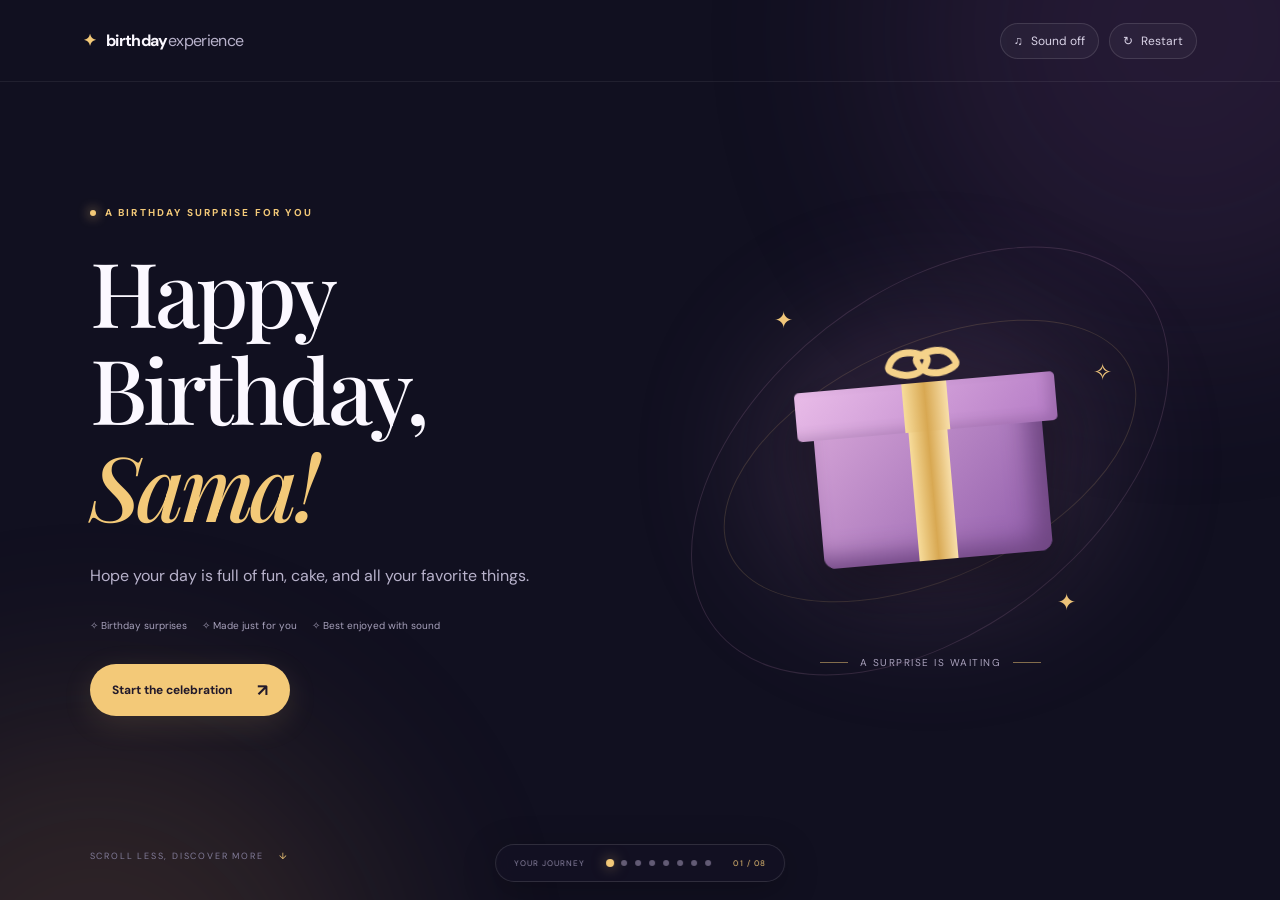
<file: sama bd.html>
<!DOCTYPE html>
<html lang="en">
<head>
  <meta charset="UTF-8" />
  <meta name="viewport" content="width=device-width, initial-scale=1.0" />
  <meta name="theme-color" content="#111020" />
  <title>Happy Birthday, Sama!</title>
  <link rel="stylesheet" href="style.css" />
  <link rel="stylesheet" href="games.css" />
</head>
<body>
  <div class="ambient ambient-one"></div><div class="ambient ambient-two"></div>
  <div class="sparkle-layer" id="sparkles" aria-hidden="true"></div>
  <header class="topbar">
    <a class="brand" href="#" aria-label="Birthday Experience home"><span class="brand-mark">✦</span> birthday<span>experience</span></a>
    <div class="top-actions">
      <button class="icon-button" id="soundToggle" aria-label="Toggle sound" title="Toggle sound">♫ <span id="soundLabel">Sound off</span></button>
      <button class="icon-button" id="restartBtn" title="Start over">↻ <span>Restart</span></button>
    </div>
  </header>

  <main>
    <section class="screen active" id="intro" aria-labelledby="introTitle">
      <div class="intro-copy">
        <p class="eyebrow"><span class="eyebrow-dot"></span> A BIRTHDAY SURPRISE FOR YOU</p>
        <h1 id="introTitle">Happy Birthday,<br/><em>Sama!</em></h1>
        <p class="lead">Hope your day is full of fun, cake, and all your favorite things.</p>
        <div class="intro-meta"><span>✧ Birthday surprises</span><span>✧ Made just for you</span><span>✧ Best enjoyed with sound</span></div>
        <button class="primary-button" id="startBtn">Start the celebration <span>↗</span></button>
      </div>
      <div class="hero-art" aria-label="Illustration of a glowing birthday gift">
        <div class="orbit orbit-a"></div><div class="orbit orbit-b"></div>
        <div class="hero-star star-a">✦</div><div class="hero-star star-b">✧</div><div class="hero-star star-c">✦</div>
        <div class="gift-glow"></div>
        <div class="gift-box"><div class="gift-lid"><div class="ribbon"></div></div><div class="gift-body"><div class="ribbon vertical"></div></div><div class="gift-bow"><i></i><i></i></div></div>
        <div class="hero-caption"><span class="caption-line"></span><span>A surprise is waiting</span><span class="caption-line"></span></div>
      </div>
      <div class="scroll-hint">SCROLL LESS, DISCOVER MORE <span>↓</span></div>
    </section>

    <section class="screen" id="gift" aria-labelledby="giftTitle">
      <div class="section-heading"><p class="eyebrow">CHAPTER 01 · A SURPRISE</p><h2 id="giftTitle">A little box.<br/><em>A little surprise.</em></h2><p>Tap the gift to see what's inside.</p></div>
      <button class="interactive-gift" id="openGift" aria-label="Open the birthday gift"><span class="gift-spark">✦</span><span class="gift-emoji">🎁</span><span class="gift-tap">TAP TO OPEN</span></button>
      <div class="reveal-message hidden" id="giftReveal"><span class="reveal-icon">✧</span><h3>Happy Birthday, Sama!</h3><p>Wishing you a fun day, a delicious cake, and a great year ahead.</p><button class="text-button next-btn" data-next="cake">Keep going <span>→</span></button></div>
    </section>

    <section class="screen" id="cake" aria-labelledby="cakeTitle">
      <div class="section-heading"><p class="eyebrow">CHAPTER 02 · MAKE A WISH</p><h2 id="cakeTitle">Close your eyes.<br/><em>Wish big.</em></h2><p>Tap each candle to blow it out. Save your biggest wish for last.</p></div>
      <div class="cake-scene">
        <div class="cake-sparkles">✦　✧　✦</div>
        <div class="candles">
          <button class="candle lit" aria-label="Blow out candle 1"><span class="flame"></span><span class="wick"></span></button>
          <button class="candle lit" aria-label="Blow out candle 2"><span class="flame"></span><span class="wick"></span></button>
          <button class="candle lit" aria-label="Blow out candle 3"><span class="flame"></span><span class="wick"></span></button>
        </div>
        <div class="cake-top"></div><div class="cake-body"><div class="icing-drip"></div><div class="cake-decoration">✦　♡　✦</div></div><div class="cake-plate"></div>
      </div>
      <p class="candle-count" id="candleCount">3 little wishes still glowing</p>
      <div class="wish-result hidden" id="wishResult"><h3>Wish sent ✨</h3><p>Hope the year ahead brings you lots of fun and good surprises.</p><button class="primary-button next-btn" data-next="games">Play a little <span>↗</span></button></div>
    </section>

    <section class="screen" id="games" aria-labelledby="gamesTitle">
      <div class="section-heading"><p class="eyebrow">CHAPTER 03 · PARTY GAMES</p><h2 id="gamesTitle">Pick your game.<br/><em>Make a little chaos.</em></h2><p>19 birthday games, one tiny arcade.</p></div>
      <div class="arcade-menu" id="arcadeMenu">
        <div class="arcade-toolbar"><span>Choose your next challenge</span><strong><span id="arcadeCompleted">0</span> / 19 complete</strong></div>
        <div class="arcade-grid" id="arcadeGrid" aria-label="Birthday games"></div>
      </div>
      <section class="arcade-stage" id="arcadeStage" aria-labelledby="arcadeGameTitle" hidden>
        <button class="arcade-back" id="arcadeBack" type="button">← All games</button>
        <div class="arcade-stage-heading"><span class="arcade-stage-icon" id="arcadeGameIcon"></span><div><h3 id="arcadeGameTitle"></h3><p id="arcadeGameInstruction"></p></div></div>
        <div class="arcade-content" id="arcadeGameContent"></div>
        <p class="arcade-status" id="arcadeStatus" role="status" aria-live="polite"></p>
        <div class="arcade-stage-actions"><button class="secondary-button" id="arcadeRestart" type="button">Play again ↻</button><button class="text-button" id="arcadeBackBottom" type="button">Back to all games</button></div>
      </section>
      <button class="primary-button next-btn games-next" data-next="quest">Continue to your quest <span>↗</span></button>
    </section>

    <section class="screen" id="quest" aria-labelledby="questTitle">
      <div class="section-heading"><p class="eyebrow">CHAPTER 04 · A TINY CHALLENGE</p><h2 id="questTitle">Birthday<br/><em>quest.</em></h2><p>Three quick picks. No wrong answers — just a little fun.</p></div>
      <div class="quiz-card" id="quizCard">
        <div class="quiz-progress"><span id="quizStep">QUESTION 01 / 03</span><div class="progress-track"><span id="quizProgress"></span></div></div>
        <h3 id="questionText">Pick your birthday mood.</h3>
        <div class="answer-grid" id="answerGrid"></div>
        <p class="quiz-note" id="quizNote">Go with your first instinct ✨</p>
      </div>
      <div class="quiz-result hidden" id="quizResult"><div class="result-medal">✦</div><h3>Quest complete!</h3><p>You’ve earned the official birthday explorer badge.</p><div class="badge-earned">✧ BIRTHDAY EXPLORER ✧</div><button class="primary-button next-btn" data-next="memories">See your memories <span>↗</span></button></div>
    </section>

    <section class="screen" id="memories" aria-labelledby="memoriesTitle">
      <div class="section-heading"><p class="eyebrow">CHAPTER 05 · LITTLE MOMENTS</p><h2 id="memoriesTitle">The things<br/><em>worth keeping.</em></h2><p>Every year is made of moments. Here are a few little reminders to keep close.</p></div>
      <div class="memory-grid">
        <button class="memory-card memory-one" data-memory="Some memories become stories we tell forever."><span class="memory-art">☼</span><span class="memory-label">THE BRIGHT DAYS</span><span class="memory-title">More sunshine, please.</span><span class="memory-open">Open memory ↗</span></button>
        <button class="memory-card memory-two" data-memory="The best adventures are often the ones we never planned."><span class="memory-art">✈</span><span class="memory-label">THE ADVENTURES</span><span class="memory-title">Keep exploring.</span><span class="memory-open">Open memory ↗</span></button>
        <button class="memory-card memory-three" data-memory="Never underestimate the little things that make you smile."><span class="memory-art">♡</span><span class="memory-label">THE LITTLE THINGS</span><span class="memory-title">Collect tiny joys.</span><span class="memory-open">Open memory ↗</span></button>
      </div>
      <div class="memory-detail hidden" id="memoryDetail"><span>✧ A NOTE TO KEEP</span><p id="memoryText"></p><button class="text-button" id="closeMemory">Close note ×</button></div>
      <button class="primary-button centered next-btn" data-next="messages">One more thing <span>↗</span></button>
    </section>

    <section class="screen" id="messages" aria-labelledby="messagesTitle">
      <div class="section-heading"><p class="eyebrow">CHAPTER 06 · A BIRTHDAY NOTE</p><h2 id="messagesTitle">One more<br/><em>birthday wish.</em></h2><p>Open your birthday note.</p></div>
      <div class="message-envelope" id="envelope">
        <div class="envelope-back"></div><div class="letter"><span class="letter-kicker">HAPPY BIRTHDAY, SAMA</span><p id="letterText">Wishing you a wonderful birthday and a year filled with fun, new adventures, and plenty of cake!</p><span class="letter-sign">From omar</span></div><div class="envelope-front"></div><div class="envelope-flap"></div>
      </div>
      <button class="primary-button centered" id="openLetter">Open your note <span>✧</span></button>
      <p class="small-note">Have the best birthday!</p>
      <button class="text-button next-btn hidden" id="letterNext" data-next="finale">Ready for the finale? <span>→</span></button>
    </section>

    <section class="screen finale-screen" id="finale" aria-labelledby="finalTitle">
      <div class="fireworks" id="fireworks" aria-hidden="true"></div>
      <div class="final-content album-content"><p class="eyebrow">A FEW FAVORITE MOMENTS</p><div class="final-star">✦</div><h2 id="finalTitle">Happy Birthday,<br/><em>Sama!</em></h2><p class="final-copy">Hope you have a wonderful day!</p><label class="primary-button album-upload" for="photoPicker">Choose photos <span>↑</span></label><input class="visually-hidden" id="photoPicker" type="file" accept="image/*" multiple /><p class="album-empty" id="albumEmpty">Your photo album will appear here.</p><div class="album-grid" id="photoAlbum" aria-live="polite"></div><p class="small-note hidden" id="albumCount"></p><div class="final-actions"><button class="secondary-button" id="replayBtn">Replay the celebration ↻</button></div></div>
      <div class="footer-note">HAPPY BIRTHDAY, SAMA <span>✦</span></div>
    </section>
  </main>

  <div class="chapter-nav" id="chapterNav" aria-label="Journey progress">
    <span class="chapter-label" id="chapterLabel">YOUR JOURNEY</span>
    <div class="chapter-dots">
      <button class="chapter-dot current" data-screen="intro" aria-label="Go to introduction"></button>
      <button class="chapter-dot" data-screen="gift" aria-label="Go to gift"></button>
      <button class="chapter-dot" data-screen="cake" aria-label="Go to cake"></button>
      <button class="chapter-dot" data-screen="games" aria-label="Go to party games"></button>
      <button class="chapter-dot" data-screen="quest" aria-label="Go to quest"></button>
      <button class="chapter-dot" data-screen="memories" aria-label="Go to memories"></button>
      <button class="chapter-dot" data-screen="messages" aria-label="Go to messages"></button>
      <button class="chapter-dot" data-screen="finale" aria-label="Go to finale"></button>
    </div>
    <span class="chapter-number" id="chapterNumber">01 / 08</span>
  </div>

  <div class="toast" id="toast" role="status"></div>
  <script src="script.js"></script>
</body>
</html>
</file>
<file: style.css>
@import url('https://fonts.googleapis.com/css2?family=DM+Sans:wght@400;500;600;700&family=Playfair+Display:ital,wght@0,500;0,600;0,700;1,500;1,600&display=swap');
:root{--bg:#111020;--bg2:#19172b;--ink:#fbf8ff;--muted:#b8b2cb;--gold:#f3c978;--pink:#e6a9d4;--line:rgba(255,255,255,.12);--panel:rgba(255,255,255,.055)}
*{box-sizing:border-box}html{scroll-behavior:smooth}body{margin:0;background:var(--bg);color:var(--ink);font-family:'DM Sans',sans-serif;min-height:100vh;overflow-x:hidden}button,input{font:inherit}button{cursor:pointer}button:focus-visible,a:focus-visible,input:focus-visible{outline:2px solid var(--gold);outline-offset:4px}.ambient{position:fixed;width:36rem;height:36rem;border-radius:50%;filter:blur(110px);opacity:.16;pointer-events:none;z-index:0}.ambient-one{background:#8c4e9e;top:-16rem;right:-12rem}.ambient-two{background:#c88e50;bottom:-24rem;left:-12rem}.sparkle-layer{position:fixed;inset:0;pointer-events:none;z-index:1;overflow:hidden}.tiny-star{position:absolute;color:#f7dca0;opacity:0;animation:twinkle var(--dur,4s) ease-in-out infinite;animation-delay:var(--delay,0s)}@keyframes twinkle{0%,100%{opacity:0;transform:scale(.6)}50%{opacity:.8;transform:scale(1.15)}}.topbar{height:82px;padding:0 6.5vw;display:flex;align-items:center;justify-content:space-between;border-bottom:1px solid rgba(255,255,255,.07);position:relative;z-index:5}.brand{color:var(--ink);text-decoration:none;font-weight:700;letter-spacing:-.04em;font-size:16px}.brand span:last-child{color:#b8b2cb;font-weight:400}.brand-mark{color:var(--gold);margin-right:7px}.top-actions{display:flex;gap:10px}.icon-button{border:1px solid var(--line);background:rgba(255,255,255,.035);color:#d9d3e7;border-radius:999px;padding:9px 13px;font-size:12px;display:flex;gap:8px;align-items:center;transition:.2s}.icon-button:hover{border-color:rgba(243,201,120,.6);color:var(--gold)}main{position:relative;z-index:2}.screen{display:none;min-height:calc(100vh - 82px);padding:80px 7vw 130px;position:relative;animation:screenIn .7s ease both}.screen.active{display:flex}@keyframes screenIn{from{opacity:0;transform:translateY(12px)}to{opacity:1;transform:translateY(0)}}#intro{align-items:center;justify-content:space-between;gap:5vw;max-width:1500px;margin:auto;min-height:calc(100vh - 82px);padding-top:55px;padding-bottom:115px}.intro-copy{max-width:600px;position:relative;z-index:2}.eyebrow{font-size:10px;letter-spacing:.22em;font-weight:700;color:var(--gold);margin:0 0 24px;display:flex;align-items:center;gap:9px}.eyebrow-dot{width:6px;height:6px;border-radius:50%;background:var(--gold);box-shadow:0 0 12px var(--gold)}h1,h2{font-family:'Playfair Display',serif;font-weight:500;letter-spacing:-.045em;margin:0;line-height:1.08}h1{font-size:clamp(3.4rem,7vw,6.8rem)}h1 em,h2 em{color:var(--gold);font-weight:500} .lead{color:var(--muted);font-size:16px;line-height:1.85;max-width:445px;margin:28px 0}.intro-meta{display:flex;gap:15px;flex-wrap:wrap;color:#a7a1bb;font-size:10px;margin:28px 0 32px}.primary-button,.secondary-button{border:0;border-radius:999px;padding:15px 22px;display:inline-flex;align-items:center;gap:25px;justify-content:center;font-size:12px;font-weight:700;transition:transform .25s,box-shadow .25s,background .25s}.primary-button{background:var(--gold);color:#21192a;box-shadow:0 8px 30px rgba(243,201,120,.13)}.primary-button:hover{transform:translateY(-3px);box-shadow:0 12px 34px rgba(243,201,120,.25)}.primary-button span{font-size:17px}.secondary-button{background:transparent;border:1px solid var(--line);color:var(--ink)}.secondary-button:hover{border-color:var(--gold)}.hero-art{width:min(44vw,520px);aspect-ratio:1;position:relative;display:grid;place-items:center;flex-shrink:0}.orbit{position:absolute;border:1px solid rgba(243,201,120,.16);border-radius:50%;transform:rotate(-25deg)}.orbit-a{width:85%;height:45%}.orbit-b{width:65%;height:105%;transform:rotate(52deg);border-color:rgba(230,169,212,.15)}.gift-glow{position:absolute;width:60%;height:50%;background:#b57cb9;filter:blur(75px);opacity:.25;border-radius:50%}.gift-box{position:relative;width:44%;height:38%;filter:drop-shadow(0 24px 28px rgba(0,0,0,.35));transform:rotate(-5deg);animation:floatGift 4s ease-in-out infinite}.gift-body{position:absolute;bottom:0;left:0;width:100%;height:75%;background:linear-gradient(135deg,#d5a4d7,#8f5caa);border-radius:4px 4px 12px 12px;box-shadow:inset -15px -10px 25px #704783}.ribbon{position:absolute;width:17%;height:100%;left:41.5%;background:linear-gradient(90deg,#f7dc9b,#d8a852,#f8dfaa)}.ribbon.vertical{height:100%}.gift-lid{position:absolute;top:10%;left:-7%;width:114%;height:25%;background:linear-gradient(135deg,#e9bce8,#b47bc5);border-radius:5px;z-index:2;box-shadow:inset -8px -5px 12px rgba(71,39,86,.2)}.gift-bow{position:absolute;z-index:3;top:-8%;left:35%;width:30%;height:22%}.gift-bow i{position:absolute;width:60%;height:75%;border:7px solid #f5d28a;border-radius:70% 20% 70% 20%;transform:rotate(25deg)}.gift-bow i:last-child{right:0;transform:scaleX(-1) rotate(25deg)}@keyframes floatGift{0%,100%{transform:translateY(0) rotate(-5deg)}50%{transform:translateY(-14px) rotate(-2deg)}}.hero-star{position:absolute;color:var(--gold);font-size:23px;animation:twinkle 3s infinite}.star-a{top:20%;left:20%}.star-b{top:30%;right:15%;animation-delay:1s}.star-c{bottom:20%;right:22%;animation-delay:2s}.hero-caption{position:absolute;bottom:10%;display:flex;align-items:center;gap:12px;color:#aaa2bd;font-size:10px;letter-spacing:.15em;text-transform:uppercase}.caption-line{height:1px;width:28px;background:rgba(243,201,120,.5)}.scroll-hint{position:absolute;bottom:38px;left:7vw;font-size:9px;letter-spacing:.2em;color:#827c99}.scroll-hint span{color:var(--gold);margin-left:12px}.section-heading{text-align:center;max-width:650px;margin:0 auto 42px}.section-heading .eyebrow{justify-content:center;margin-bottom:18px}.section-heading h2{font-size:clamp(2.8rem,5vw,4.8rem)}.section-heading>p:last-child{color:var(--muted);line-height:1.8;max-width:490px;margin:20px auto 0;font-size:14px}.screen:not(#intro){flex-direction:column;align-items:center}.interactive-gift{position:relative;border:0;background:transparent;width:220px;height:235px;display:flex;flex-direction:column;align-items:center;justify-content:center;gap:12px;margin:5px auto 0;transition:transform .3s}.interactive-gift:hover{transform:scale(1.06)}.gift-emoji{font-size:100px;filter:drop-shadow(0 15px 22px rgba(222,158,245,.2));animation:floatGift 3s ease-in-out infinite}.gift-tap{font-size:9px;letter-spacing:.2em;color:var(--gold)}.gift-spark{position:absolute;top:10px;right:25px;color:var(--gold);font-size:25px;animation:twinkle 2s infinite}.reveal-message,.wish-result,.quiz-result{max-width:500px;text-align:center;margin:18px auto 0;animation:screenIn .5s ease}.reveal-icon{color:var(--gold);font-size:26px}.reveal-message h3,.wish-result h3,.quiz-result h3{font-family:'Playfair Display',serif;font-size:30px;font-weight:500;margin:8px 0}.reveal-message p,.wish-result p,.quiz-result p{color:var(--muted);font-size:14px;line-height:1.8}.text-button{border:0;background:transparent;color:var(--gold);font-size:12px;padding:12px 4px}.text-button span{font-size:17px;margin-left:8px}.hidden{display:none!important}.cake-scene{width:280px;height:260px;position:relative;margin:0 auto 8px;display:flex;flex-direction:column;align-items:center;justify-content:flex-end}.cake-body{width:230px;height:112px;background:linear-gradient(100deg,#d58cb8,#f2bad7 45%,#c879a7);border-radius:14px 14px 22px 22px;position:relative;box-shadow:inset -18px 0 25px rgba(108,44,94,.18),0 18px 40px rgba(0,0,0,.18)}.cake-top{width:230px;height:42px;border-radius:50%;background:linear-gradient(120deg,#fff0d7,#f6d4e7);position:absolute;bottom:91px;z-index:2;border:3px solid #fce8ef}.icing-drip{position:absolute;top:-1px;left:12px;right:12px;height:22px;background:#fff0d7;border-radius:0 0 50% 50%;clip-path:polygon(0 0,100% 0,100% 45%,85% 45%,80% 100%,70% 100%,66% 48%,45% 48%,40% 90%,30% 90%,25% 45%,0 45%)}.cake-decoration{position:absolute;bottom:20px;width:100%;text-align:center;color:#fff1ce;letter-spacing:10px}.cake-plate{width:270px;height:18px;border-radius:50%;background:linear-gradient(#f4e5f0,#a8a0c2);margin-bottom:0;box-shadow:0 10px 20px rgba(0,0,0,.25)}.candles{position:absolute;bottom:192px;z-index:3;display:flex;gap:28px}.candle{position:relative;width:13px;height:53px;border:0;padding:0;background:repeating-linear-gradient(135deg,#f6d28c 0 7px,#fff0d4 7px 13px);border-radius:4px 4px 1px 1px;box-shadow:0 0 0 1px rgba(121,71,93,.1)}.wick{position:absolute;top:-5px;left:5px;width:3px;height:7px;background:#493349}.flame{position:absolute;width:13px;height:20px;top:-25px;left:0;background:radial-gradient(ellipse at 50% 70%,#fff5bc 0 15%,#ffc75f 40%,#f17d48 70%,transparent 72%);border-radius:50% 50% 40% 40%;filter:drop-shadow(0 0 8px #ffc35d);animation:flicker .8s infinite alternate;transform-origin:bottom}.candle:not(.lit) .flame{display:none}.candle:not(.lit){opacity:.45}@keyframes flicker{from{transform:rotate(-5deg) scale(.95)}to{transform:rotate(5deg) scale(1.08)}}.cake-sparkles{position:absolute;top:15px;color:var(--gold);letter-spacing:18px}.candle-count{font-size:11px;color:var(--muted);margin:22px 0}.quiz-card,.quiz-result{width:min(100%,560px);border:1px solid var(--line);border-radius:22px;background:var(--panel);padding:28px;backdrop-filter:blur(12px)}.quiz-progress{display:flex;justify-content:space-between;align-items:center;gap:18px;color:var(--gold);font-size:9px;letter-spacing:.13em}.progress-track{width:100px;height:3px;background:#38334b;border-radius:5px;overflow:hidden}.progress-track span{display:block;width:33%;height:100%;background:var(--gold);transition:width .3s}.quiz-card h3{font-family:'Playfair Display',serif;font-size:28px;font-weight:500;margin:25px 0}.answer-grid{display:grid;grid-template-columns:1fr 1fr;gap:10px}.answer-button{border:1px solid var(--line);background:rgba(255,255,255,.035);border-radius:12px;padding:16px 12px;color:#e9e4f2;text-align:left;transition:.2s;font-size:12px}.answer-button:hover{border-color:var(--gold);background:rgba(243,201,120,.08);transform:translateY(-2px)}.answer-button span{font-size:20px;display:block;margin-bottom:8px}.quiz-note{color:#8e87a4;font-size:10px;margin:22px 0 0}.quiz-result{display:flex;flex-direction:column;align-items:center}.result-medal{font-size:42px;color:var(--gold)}.badge-earned{padding:12px 18px;border:1px solid rgba(243,201,120,.35);border-radius:999px;color:var(--gold);font-size:9px;letter-spacing:.2em;margin:12px 0 24px}.memory-grid{display:grid;grid-template-columns:repeat(3,minmax(0,1fr));gap:18px;width:min(100%,960px);margin-bottom:20px}.memory-card{min-height:250px;text-align:left;padding:22px;border:1px solid var(--line);border-radius:18px;color:var(--ink);display:flex;flex-direction:column;align-items:flex-start;position:relative;overflow:hidden;transition:transform .25s,border-color .25s}.memory-card:hover{transform:translateY(-6px);border-color:rgba(243,201,120,.45)}.memory-one{background:linear-gradient(145deg,#3e4c63,#1d273a)}.memory-two{background:linear-gradient(145deg,#665078,#2e2440)}.memory-three{background:linear-gradient(145deg,#71514e,#342833)}.memory-art{font-size:52px;opacity:.8;margin-bottom:auto}.memory-label{font-size:8px;letter-spacing:.2em;color:#f4d99f;margin:22px 0 10px}.memory-title{font-family:'Playfair Display',serif;font-size:25px;line-height:1.2}.memory-open{font-size:10px;color:#d0c7dc;margin-top:18px}.memory-detail{width:min(100%,600px);border:1px solid rgba(243,201,120,.3);border-radius:16px;padding:18px 24px;margin:0 auto 22px;background:rgba(243,201,120,.06);text-align:center}.memory-detail span{font-size:9px;letter-spacing:.18em;color:var(--gold)}.memory-detail p{font-family:'Playfair Display',serif;font-size:22px;line-height:1.5}.centered{margin:18px auto 0}.message-envelope{position:relative;width:min(340px,85vw);height:230px;margin:20px auto 22px;perspective:1000px}.envelope-back{position:absolute;inset:0;background:#9d6a91;border-radius:8px}.letter{position:absolute;left:8%;width:84%;height:88%;bottom:5%;background:#fff6e8;color:#49354b;padding:24px 20px;z-index:2;transition:transform .8s cubic-bezier(.2,.7,.2,1),bottom .8s;box-shadow:0 5px 20px rgba(0,0,0,.15);text-align:center}.letter-kicker{font-size:8px;letter-spacing:.18em;color:#9d6a91}.letter p{font-family:'Playfair Display',serif;font-size:17px;line-height:1.45;margin:17px 0}.letter-sign{font-size:10px;color:#8a7187}.envelope-front{position:absolute;inset:0;background:#c58cb1;clip-path:polygon(0 0,50% 55%,100% 0,100% 100%,0 100%);z-index:3;border-radius:8px}.envelope-flap{position:absolute;inset:0;background:#e3afcf;clip-path:polygon(0 0,100% 0,50% 57%);z-index:4;transform-origin:top;transition:transform .6s}.message-envelope.open .envelope-flap{transform:rotateX(180deg);z-index:1}.message-envelope.open .letter{transform:translateY(-115px);transition-delay:.15s}.message-envelope.open .envelope-front{z-index:0}.small-note{font-size:10px;color:#8e87a4;text-align:center;margin:18px 0}.finale-screen{overflow:hidden;justify-content:center;min-height:calc(100vh - 82px);text-align:center}.final-content{position:relative;z-index:2;max-width:700px;margin:auto}.final-content .eyebrow{justify-content:center}.final-star{font-size:48px;color:var(--gold);margin:8px 0 20px;text-shadow:0 0 30px rgba(243,201,120,.4);animation:twinkle 2.5s infinite}.final-content h2{font-size:clamp(3rem,7vw,6rem)}.final-copy{max-width:520px;margin:25px auto;color:var(--muted);font-size:15px;line-height:1.9}.final-divider{display:flex;align-items:center;justify-content:center;gap:15px;color:var(--gold);margin:25px 0}.final-divider:before,.final-divider:after{content:"";height:1px;width:60px;background:linear-gradient(90deg,transparent,rgba(243,201,120,.6))}.final-divider:after{transform:rotate(180deg)}.final-signature{font-family:'Playfair Display',serif;font-style:italic;color:#d8cce6}.final-actions{display:flex;gap:12px;justify-content:center;flex-wrap:wrap;margin-top:30px}.footer-note{position:absolute;bottom:32px;left:0;right:0;font-size:8px;letter-spacing:.2em;color:#817a97}.footer-note span{color:var(--gold);margin-left:8px}.fireworks{position:absolute;inset:0;pointer-events:none;overflow:hidden}.firework{position:absolute;width:4px;height:4px;border-radius:50%;background:var(--gold);box-shadow:0 0 10px var(--gold);animation:burst 1.8s ease-out forwards}@keyframes burst{0%{transform:scale(.1);opacity:1;box-shadow:0 0 0 0 var(--gold)}70%{opacity:1;box-shadow:0 -45px 0 -1px var(--gold),32px -32px 0 -1px var(--pink),45px 0 0 -1px var(--gold),32px 32px 0 -1px var(--pink),0 45px 0 -1px var(--gold),-32px 32px 0 -1px var(--pink),-45px 0 0 -1px var(--gold),-32px -32px 0 -1px var(--pink)}100%{transform:scale(1.2);opacity:0}}.chapter-nav{position:fixed;z-index:10;bottom:18px;left:50%;transform:translateX(-50%);display:flex;align-items:center;gap:22px;padding:13px 18px;border:1px solid rgba(255,255,255,.12);background:rgba(20,18,35,.83);backdrop-filter:blur(16px);border-radius:999px;box-shadow:0 8px 35px rgba(0,0,0,.25)}.chapter-label,.chapter-number{font-size:8px;letter-spacing:.13em;color:#8f88a6;white-space:nowrap}.chapter-number{color:var(--gold)}.chapter-dots{display:flex;gap:8px}.chapter-dot{width:6px;height:6px;border:0;border-radius:50%;background:#625b75;padding:0;transition:.25s}.chapter-dot.current{background:var(--gold);box-shadow:0 0 10px rgba(243,201,120,.6);transform:scale(1.35)}.chapter-dot.done{background:#b99bc5}.modal{position:fixed;inset:0;background:rgba(7,6,15,.8);backdrop-filter:blur(12px);z-index:30;display:grid;place-items:center;padding:20px}.modal-card{width:min(420px,100%);background:#1b192d;border:1px solid var(--line);border-radius:22px;padding:25px;position:relative;box-shadow:0 25px 80px rgba(0,0,0,.45)}.modal-close{position:absolute;right:17px;top:12px;background:transparent;border:0;color:var(--muted);font-size:27px;z-index:2}.card-preview{min-height:300px;border-radius:15px;background:radial-gradient(circle at 50% 30%,#51406a,#211d39 60%,#171529);border:1px solid rgba(243,201,120,.35);display:flex;flex-direction:column;align-items:center;justify-content:center;text-align:center;padding:25px;margin-bottom:22px;position:relative;overflow:hidden}.card-preview:before,.card-preview:after{content:"✦　✧　✦";position:absolute;color:rgba(243,201,120,.5);font-size:12px;letter-spacing:20px}.card-preview:before{top:22px;left:12px}.card-preview:after{bottom:22px;right:12px}.preview-stars{color:var(--gold);font-size:19px}.preview-small{font-size:8px;letter-spacing:.25em;color:#c6b7d9;margin:18px 0 8px}.card-preview h3{font-family:'Playfair Display',serif;font-size:42px;font-weight:500;color:var(--gold);margin:0;overflow-wrap:anywhere}.preview-cake{font-size:40px;margin:12px 0}.preview-message{font-family:'Playfair Display',serif;font-style:italic;color:#eee4f4;font-size:15px}.preview-footer{font-size:7px;letter-spacing:.2em;color:#c6b7d9;margin-top:10px}.modal-card label{display:block;font-size:11px;color:var(--muted);margin-bottom:8px}.modal-card input{width:100%;border:1px solid var(--line);background:#121122;color:var(--ink);border-radius:10px;padding:13px 14px;margin-bottom:14px}.modal-actions{display:flex;flex-direction:column;gap:9px}.modal-actions button{width:100%}.toast{position:fixed;z-index:50;bottom:90px;left:50%;transform:translate(-50%,15px);background:#f3c978;color:#21192a;padding:12px 18px;border-radius:999px;font-size:11px;font-weight:700;opacity:0;pointer-events:none;transition:.25s;white-space:nowrap}.toast.show{opacity:1;transform:translate(-50%,0)}
@media(max-width:760px){.topbar{height:68px;padding:0 5vw}.brand{font-size:13px}.icon-button{padding:8px 10px}.icon-button span{display:none}.screen{padding:55px 6vw 125px}#intro{flex-direction:column;justify-content:center;align-items:flex-start;gap:8px;padding-top:55px}.intro-copy{max-width:100%}h1{font-size:clamp(3.1rem,14vw,5rem)}.lead{font-size:14px;margin:20px 0}.intro-meta{gap:9px;font-size:9px}.hero-art{width:min(82vw,360px);align-self:center;margin-top:5px}.scroll-hint{left:6vw;bottom:25px;font-size:7px}.section-heading{margin-bottom:25px}.section-heading h2{font-size:clamp(2.7rem,12vw,4rem)}.section-heading>p:last-child{font-size:12px}.memory-grid{grid-template-columns:1fr;max-width:390px}.memory-card{min-height:190px}.memory-art{font-size:42px}.quiz-card{padding:22px}.quiz-card h3{font-size:24px}.answer-grid{gap:8px}.answer-button{padding:13px 10px}.chapter-nav{bottom:10px;gap:12px;padding:12px 14px;width:max-content;max-width:95vw}.chapter-label{display:none}.chapter-dots{gap:10px}.chapter-dot{width:7px;height:7px}.chapter-number{font-size:8px}.final-content h2{font-size:clamp(2.9rem,12vw,4.7rem)}.final-copy{font-size:13px}.final-actions{flex-direction:column;align-items:center}.final-actions button{width:min(100%,280px)}.footer-note{font-size:7px}.message-envelope{transform:scale(.93);margin-top:5px;margin-bottom:0}.message-envelope.open .letter{transform:translateY(-100px)}}
@media(prefers-reduced-motion:reduce){*,*::before,*::after{animation-duration:.01ms!important;animation-iteration-count:1!important;scroll-behavior:auto!important;transition-duration:.01ms!important}}
.album-content{width:min(100%,1080px)}.album-upload{margin:12px auto 22px;cursor:pointer}.visually-hidden{position:absolute;width:1px;height:1px;padding:0;margin:-1px;overflow:hidden;clip:rect(0,0,0,0);white-space:nowrap;border:0}.album-grid{width:100%;display:grid;grid-template-columns:repeat(3,minmax(0,1fr));gap:14px}.album-photo{margin:0;aspect-ratio:4/3;overflow:hidden;border-radius:8px;border:1px solid var(--line);background:var(--bg2)}.album-photo img{display:block;width:100%;height:100%;object-fit:cover;transition:transform .35s}.album-photo:hover img{transform:scale(1.03)}.album-empty{color:var(--muted);font-size:13px;margin:0}.album-empty.hidden{display:none}.album-content .small-note{margin:0}.album-content .final-actions{margin-top:18px}@media(max-width:760px){.album-grid{grid-template-columns:repeat(2,minmax(0,1fr));gap:9px}}
</file>
<file: games.css>
#games.screen.active {
  display: flex;
  flex-direction: column;
  align-items: center;
  justify-content: flex-start;
}

.games-grid {
  width: min(100%, 920px);
  display: grid;
  grid-template-columns: repeat(2, minmax(0, 1fr));
  gap: 16px;
}

.mini-game {
  min-width: 0;
  padding: 22px;
  border: 1px solid var(--line);
  border-radius: 16px;
  background: rgba(255, 255, 255, 0.055);
  box-shadow: 0 16px 40px rgba(0, 0, 0, 0.12);
}

.mini-game-heading {
  display: flex;
  align-items: flex-start;
  gap: 12px;
}

.game-icon {
  flex: 0 0 38px;
  width: 38px;
  height: 38px;
  display: grid;
  place-items: center;
  border-radius: 12px;
  color: var(--gold);
  background: rgba(243, 201, 120, 0.12);
}

.mini-game h3 {
  margin: 0 0 4px;
  font-family: 'Playfair Display', serif;
  font-size: 20px;
}

.mini-game-heading p,
.game-status {
  margin: 0;
  color: var(--muted);
  font-size: 12px;
  line-height: 1.6;
}

.game-score {
  display: flex;
  justify-content: space-between;
  align-items: center;
  margin: 18px 0 10px;
  color: var(--muted);
  font-size: 12px;
}

.game-score strong {
  color: var(--gold);
  font-size: 13px;
}

.star-board,
.memory-game-board {
  display: grid;
  grid-template-columns: repeat(3, minmax(0, 1fr));
  gap: 8px;
  width: min(100%, 260px);
  margin: 0 auto 12px;
}

.star-tile,
.memory-game-tile {
  display: grid;
  place-items: center;
  min-width: 0;
  aspect-ratio: 1;
  border: 1px solid rgba(255, 255, 255, 0.12);
  border-radius: 12px;
  color: #d2cbe2;
  background: rgba(255, 255, 255, 0.055);
  font-size: 24px;
  transition: transform 0.18s ease, background 0.18s ease, border-color 0.18s ease;
}

.star-tile:hover:not(:disabled),
.memory-game-tile:hover:not(:disabled) {
  transform: translateY(-2px);
  border-color: rgba(243, 201, 120, 0.55);
  background: rgba(243, 201, 120, 0.1);
}

.star-tile.found,
.memory-game-tile.matched {
  color: var(--gold);
  border-color: rgba(243, 201, 120, 0.65);
  background: rgba(243, 201, 120, 0.16);
}

.star-tile.missed {
  color: #858095;
  background: rgba(255, 255, 255, 0.025);
}

.memory-game-tile {
  aspect-ratio: 1.15;
  font-size: 27px;
}

.memory-game-tile.flipped {
  color: var(--ink);
  border-color: rgba(230, 169, 212, 0.6);
  background: rgba(230, 169, 212, 0.13);
}

.memory-game-tile.matched {
  color: #f2d6e9;
  border-color: rgba(230, 169, 212, 0.55);
  background: rgba(230, 169, 212, 0.1);
}

.game-status {
  min-height: 20px;
  text-align: center;
}

.game-reset {
  display: block;
  margin: 8px auto 0;
  color: var(--gold);
  font-size: 12px;
}

.games-next {
  margin-top: 22px;
}

@media (max-width: 760px) {
  body.games-screen-active .chapter-nav {
    position: static;
    inset: auto;
    transform: none;
    margin: 18px auto 14px;
  }

  .games-grid {
    grid-template-columns: minmax(0, 1fr);
    max-width: 440px;
  }

  .mini-game {
    padding: 18px;
  }

  .star-board,
  .memory-game-board {
    width: min(100%, 240px);
  }
}

@media (prefers-reduced-motion: reduce) {
  .star-tile,
  .memory-game-tile {
    transition: none;
  }
}

.arcade-menu {
  width: min(100%, 1040px);
}

.arcade-toolbar {
  display: flex;
  justify-content: space-between;
  align-items: center;
  gap: 16px;
  margin-bottom: 14px;
  color: var(--muted);
  font-size: 12px;
}

.arcade-toolbar strong {
  color: var(--gold);
  white-space: nowrap;
}

.arcade-grid {
  display: grid;
  grid-template-columns: repeat(auto-fill, minmax(min(100%, 190px), 1fr));
  gap: 12px;
}

.arcade-game-card {
  display: flex;
  flex-direction: column;
  align-items: flex-start;
  min-width: 0;
  min-height: 150px;
  padding: 15px;
  border: 1px solid var(--line);
  border-radius: 14px;
  color: var(--ink);
  text-align: left;
  background: rgba(255, 255, 255, 0.045);
  transition: transform 0.18s ease, border-color 0.18s ease, background 0.18s ease;
}

.arcade-game-card:hover {
  transform: translateY(-3px);
  border-color: rgba(243, 201, 120, 0.48);
  background: rgba(255, 255, 255, 0.08);
}

.arcade-game-card.completed {
  border-color: rgba(148, 211, 176, 0.5);
}

.arcade-card-icon {
  display: grid;
  place-items: center;
  width: 34px;
  height: 34px;
  margin-bottom: 10px;
  border-radius: 10px;
  color: var(--gold);
  background: rgba(243, 201, 120, 0.1);
  font-size: 18px;
}

.arcade-card-title {
  font-size: 14px;
  line-height: 1.35;
}

.arcade-card-description {
  margin-top: 5px;
  color: var(--muted);
  font-size: 11px;
  line-height: 1.45;
}

.arcade-card-state {
  align-self: flex-end;
  margin-top: auto;
  padding-top: 10px;
  color: var(--gold);
  font-size: 10px;
}

.arcade-game-card.completed .arcade-card-state {
  color: #a8e0bd;
}

.arcade-stage[hidden],
.arcade-menu[hidden] {
  display: none !important;
}

.arcade-stage {
  width: min(100%, 720px);
  margin: 0 auto;
  padding: 22px;
  border: 1px solid var(--line);
  border-radius: 16px;
  background: rgba(255, 255, 255, 0.055);
  box-shadow: 0 16px 40px rgba(0, 0, 0, 0.12);
}

.arcade-back,
.arcade-stage-actions .text-button {
  padding: 4px 0;
  border: 0;
  color: var(--gold);
  background: transparent;
  font-size: 12px;
}

.arcade-stage-heading {
  display: flex;
  align-items: center;
  gap: 12px;
  margin: 12px 0 20px;
}

.arcade-stage-icon {
  display: grid;
  flex: 0 0 44px;
  width: 44px;
  height: 44px;
  place-items: center;
  border-radius: 12px;
  color: var(--gold);
  background: rgba(243, 201, 120, 0.12);
  font-size: 22px;
}

.arcade-stage-heading h3 {
  margin: 0;
  font-family: 'Playfair Display', serif;
  font-size: 23px;
}

.arcade-stage-heading p {
  margin: 4px 0 0;
  color: var(--muted);
  font-size: 12px;
}

.arcade-content {
  display: grid;
  justify-items: center;
  gap: 14px;
  min-height: 130px;
  text-align: center;
}

.arcade-status {
  min-height: 22px;
  margin: 12px 0 4px;
  color: var(--muted);
  font-size: 12px;
  line-height: 1.5;
  text-align: center;
}

.arcade-stage-actions {
  display: flex;
  align-items: center;
  justify-content: center;
  gap: 16px;
  margin-top: 12px;
}

.arcade-stage-actions .secondary-button,
.game-action-button {
  min-height: 42px;
  padding: 10px 18px;
  border: 1px solid rgba(243, 201, 120, 0.45);
  border-radius: 10px;
  color: #211b10;
  background: var(--gold);
  font-weight: 700;
}

.game-choice-grid,
.gift-choice-grid,
.color-choice-grid,
.sequence-grid,
.candle-choice-grid {
  display: grid;
  grid-template-columns: repeat(auto-fit, minmax(92px, 1fr));
  gap: 9px;
  width: min(100%, 500px);
}

.game-choice,
.gift-choice,
.candle-choice,
.sequence-button,
.color-choice,
.bingo-tile,
.star-tile,
.memory-arcade-tile,
.balloon-button {
  min-height: 46px;
  padding: 10px 12px;
  border: 1px solid var(--line);
  border-radius: 10px;
  color: var(--ink);
  background: rgba(255, 255, 255, 0.06);
  transition: transform 0.16s ease, border-color 0.16s ease, background 0.16s ease;
}

.game-choice:hover,
.gift-choice:hover,
.candle-choice:hover,
.sequence-button:hover,
.color-choice:hover,
.bingo-tile:hover,
.star-tile:hover:not(:disabled),
.memory-arcade-tile:hover:not(:disabled),
.balloon-button:hover:not(:disabled) {
  transform: translateY(-2px);
  border-color: rgba(243, 201, 120, 0.6);
  background: rgba(243, 201, 120, 0.1);
}

.game-counter,
.sequence-clue {
  color: var(--gold);
  font-size: 13px;
}

.cake-catch-arena {
  position: relative;
  width: min(100%, 540px);
  height: 290px;
  overflow: hidden;
  border: 1px solid var(--line);
  border-radius: 14px;
  background-color: rgba(255, 255, 255, 0.035);
  background-image: linear-gradient(rgba(255,255,255,.035) 1px, transparent 1px), linear-gradient(90deg, rgba(255,255,255,.035) 1px, transparent 1px);
  background-size: 32px 32px;
  touch-action: pan-y;
}

.catch-score {
  display: flex;
  justify-content: space-between;
  width: min(100%, 540px);
  color: var(--muted);
  font-size: 12px;
}

.catch-score strong { color: var(--gold); }

.cake-catch-basket {
  position: absolute;
  bottom: 10px;
  left: 50%;
  z-index: 2;
  font-size: 40px;
  transform: translateX(-50%);
  transition: left 0.08s linear;
}

.falling-cake {
  position: absolute;
  top: 0;
  font-size: 25px;
  pointer-events: none;
}

.catch-controls {
  display: flex;
  gap: 12px;
}

.catch-controls button {
  width: 62px;
  height: 44px;
  border: 1px solid var(--line);
  border-radius: 10px;
  color: var(--ink);
  background: rgba(255,255,255,.07);
  font-size: 20px;
  touch-action: manipulation;
}

.star-hunt-grid,
.memory-arcade-grid,
.bingo-grid {
  display: grid;
  grid-template-columns: repeat(3, minmax(54px, 76px));
  gap: 8px;
}

.star-tile,
.memory-arcade-tile,
.bingo-tile {
  display: grid;
  min-height: 64px;
  place-items: center;
  padding: 4px;
  font-size: 23px;
}

.star-tile.found,
.bingo-tile.found,
.memory-arcade-tile.matched,
.gift-choice.gift-winner {
  border-color: rgba(243, 201, 120, 0.7);
  color: var(--gold);
  background: rgba(243, 201, 120, 0.15);
}

.star-tile.missed,
.gift-choice.gift-miss {
  opacity: .5;
}

.memory-arcade-tile.flipped { background: rgba(230, 169, 212, .14); }
.balloon-grid { display: grid; grid-template-columns: repeat(4, 60px); gap: 10px; }
.balloon-button { min-height: 62px; padding: 6px; font-size: 27px; }
.balloon-button.popped { opacity: .55; }
.gift-choice { min-height: 78px; font-size: 28px; }
.scrambled-word { margin: 0; color: var(--gold); font-size: 30px; font-weight: 700; }
.game-input-label { color: var(--muted); font-size: 12px; }
.game-input-row { display: flex; gap: 8px; width: min(100%, 420px); }
.game-input { min-width: 0; flex: 1; padding: 10px 12px; border: 1px solid var(--line); border-radius: 10px; color: var(--ink); background: rgba(255,255,255,.07); }
.reaction-button { min-width: min(100%, 300px); min-height: 100px; border: 0; border-radius: 14px; color: #1d1724; background: var(--pink); font-size: 22px; font-weight: 800; }
.reaction-button.waiting { color: var(--ink); background: rgba(255,255,255,.08); }
.reaction-time { margin: 0; color: var(--gold); font-size: 20px; }
.cake-preview { font-size: 54px; }
.candle-choice { min-height: 72px; font-size: 28px; }
.candle-choice.lit-correct { background: rgba(243,201,120,.16); }
.color-prompt { min-height: 44px; font-size: 30px; font-weight: 800; }
.color-choice { display: flex; align-items: center; justify-content: center; gap: 8px; }
.color-choice::before { content: ''; width: 14px; height: 14px; border-radius: 50%; background: var(--swatch); }
.tap-target { width: min(100%, 260px); min-height: 110px; border: 0; border-radius: 16px; color: #211b10; background: var(--gold); font-size: 28px; font-weight: 800; }
.dice-display { color: var(--gold); font-size: 58px; }
.bingo-tile { min-height: 68px; }
.maze-board { display: grid; grid-template-columns: repeat(4, 48px); gap: 5px; }
.maze-cell { display: grid; width: 48px; height: 48px; place-items: center; border: 1px solid var(--line); border-radius: 7px; background: rgba(255,255,255,.045); font-size: 20px; }
.maze-cell.wall { background: rgba(230,169,212,.16); }
.maze-controls { display: grid; grid-template-columns: repeat(3, 44px); gap: 6px; }
.maze-controls button { min-height: 38px; border: 1px solid var(--line); border-radius: 8px; color: var(--ink); background: rgba(255,255,255,.07); font-size: 18px; }
.maze-controls button:nth-child(1) { grid-column: 2; }
.sequence-button { min-height: 54px; font-size: 20px; }
.wish-result-card { display: grid; min-height: 120px; width: min(100%, 420px); place-items: center; padding: 20px; border: 1px solid var(--line); border-radius: 14px; color: var(--gold); background: rgba(255,255,255,.055); font-family: 'Playfair Display', serif; font-size: 20px; }
.wish-result-card.spinning { animation: wishSpin .85s ease-in-out; }
@keyframes wishSpin { 50% { transform: rotate(8deg) scale(.96); } }

@media (max-width: 760px) {
  .arcade-grid { grid-template-columns: repeat(2, minmax(0, 1fr)); gap: 8px; }
  .arcade-game-card { min-height: 142px; padding: 12px; }
  .arcade-card-title { font-size: 13px; }
  .arcade-card-description { font-size: 10px; }
  .arcade-stage { padding: 16px; }
  .arcade-stage-heading h3 { font-size: 20px; }
  .arcade-stage-actions { flex-wrap: wrap; }
  .cake-catch-arena { height: 250px; }
  .balloon-grid { grid-template-columns: repeat(4, minmax(42px, 58px)); }
}

@media (prefers-reduced-motion: reduce) {
  .arcade-game-card,
  .game-choice,
  .gift-choice,
  .candle-choice,
  .sequence-button,
  .color-choice,
  .bingo-tile,
  .star-tile,
  .memory-arcade-tile,
  .balloon-button { transition: none; }
  .wish-result-card.spinning { animation: none; }
}
</file>
